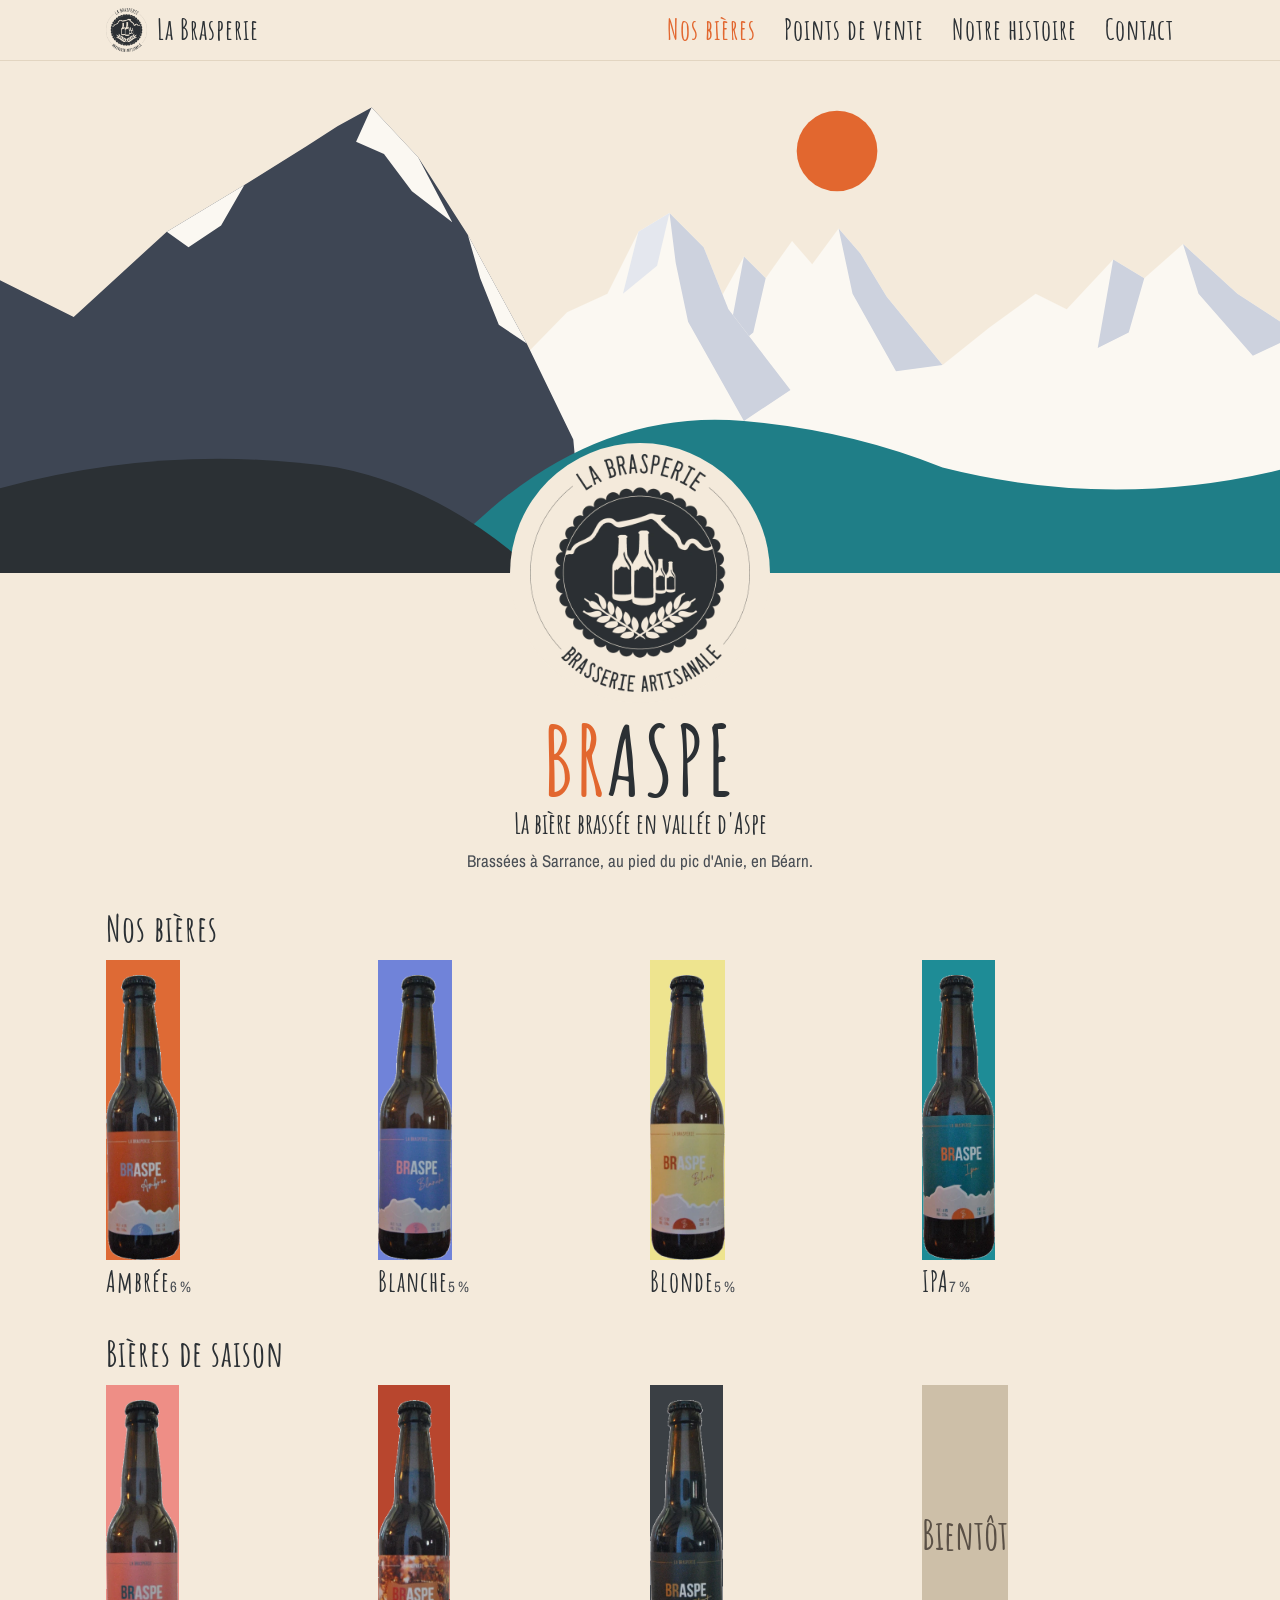
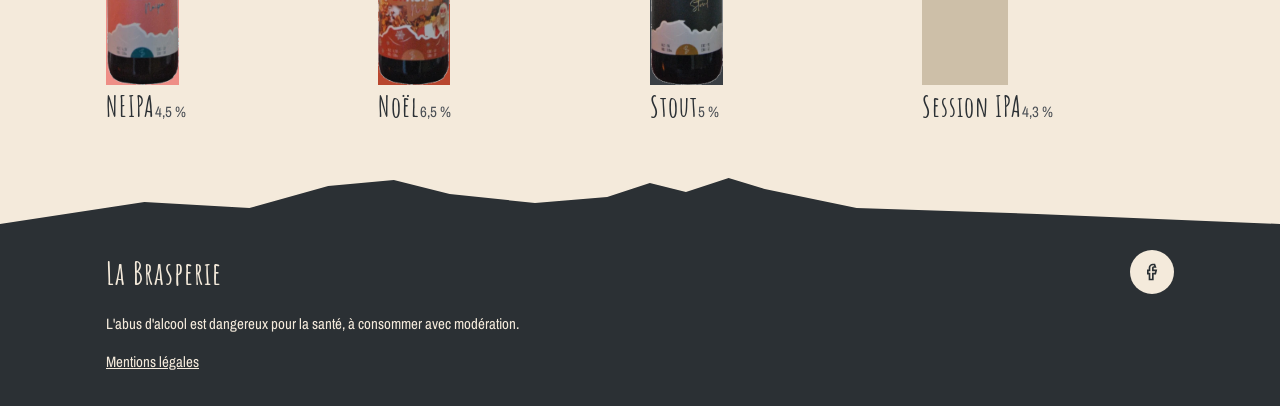
<file: index.html>
<!doctype html>
<html lang="fr">
<head>
  <meta charset="utf-8">
  <meta name="viewport" content="width=device-width, initial-scale=1">
  <title>La Brasperie – BRASPE, la bière brassée en vallée d'Aspe</title>
  <meta name="description" content="Bières artisanales brassées à Sarrance, en vallée d'Aspe : ambrée, blanche, blonde, IPA et bières de saison.">
  <!-- Référencement : adresse officielle de cette page (évite les doublons, ex. l'ancienne copie GitHub Pages) -->
  <link rel="canonical" href="https://www.brasperie.fr/">
  <!-- Aperçu quand le lien est partagé (Facebook, WhatsApp, SMS…) -->
  <meta property="og:type" content="website">
  <meta property="og:site_name" content="La Brasperie">
  <meta property="og:locale" content="fr_FR">
  <meta property="og:url" content="https://www.brasperie.fr/">
  <meta property="og:title" content="La Brasperie – BRASPE, la bière brassée en vallée d'Aspe">
  <meta property="og:description" content="Bières artisanales brassées à Sarrance, en vallée d'Aspe : ambrée, blanche, blonde, IPA et bières de saison.">
  <meta property="og:image" content="https://www.brasperie.fr/img/partage.jpg">
  <meta property="og:image:width" content="1200">
  <meta property="og:image:height" content="630">
  <meta property="og:image:alt" content="Logo de La Brasperie, brasserie artisanale">
  <link rel="icon" type="image/png" href="img/favicon.png">
  <link rel="preload" href="fonts/amatic-sc-latin-700-normal.woff2" as="font" type="font/woff2" crossorigin>
  <link rel="stylesheet" href="css/style.css">
</head>
<body>

<header class="site-header">
  <div class="conteneur">
    <a class="marque" href="index.html" aria-label="La Brasperie, retour à l'accueil">
      <img src="img/logo.webp" alt="" width="44" height="48">
      <span>La Brasperie</span>
    </a>
    <!-- popovertarget : ce bouton ouvre/ferme le menu, sans JavaScript -->
    <button class="burger" popovertarget="menu" aria-label="Ouvrir le menu"><svg width="26" height="20" viewBox="0 0 26 20" aria-hidden="true"><path d="M1 2h24M1 10h24M1 18h24" stroke="currentColor" stroke-width="2.5" stroke-linecap="round"/></svg></button>
    <nav id="menu" popover aria-label="Menu principal">
      <ul>
        <li><a href="index.html" aria-current="page">Nos bières</a></li>
        <li><a href="points-de-vente.html">Points de vente</a></li>
        <li><a href="histoire.html">Notre histoire</a></li>
        <li><a href="contact.html">Contact</a></li>
      </ul>
    </nav>
  </div>
</header>

<main>
<svg class="hero" viewBox="-300 0 990 330" preserveAspectRatio="xMidYMax slice" role="img" aria-label="Crête enneigée du pic d'Anie au-dessus des collines de la vallée d'Aspe">
  <rect x="-300" y="0" width="990" height="330" fill="#F4EADB"/>
  <circle cx="322" cy="58" r="26" fill="#E2672F"/>
  <path d="M196 175 L228 150 L244 158 L262 126 L276 140 L293 116 L306 131 L323 108 L337 124 L354 152 L390 196 L420 172 L450 150 L470 160 L500 128 L520 140 L545 118 L580 150 L620 176 L690 160 L690 330 L196 330Z" fill="#FBF8F2"/>
  <path d="M262 126 L276 140 L268 175 L250 190Z M323 108 L337 124 L354 152 L390 196 L360 200 L332 150Z M500 128 L520 140 L510 175 L490 185Z M545 118 L580 150 L620 176 L590 190 L555 150Z" fill="#CDD2DE"/>
  <path d="M106 205 L148 162 L174 150 L194 110 L214 98 L236 120 L252 160 L292 212 L304 330 L106 330Z" fill="#FBF8F2"/>
  <path d="M214 98 L236 120 L252 160 L292 212 L262 232 L226 168 L218 130Z" fill="#CDD2DE"/>
  <path d="M194 110 L214 98 L206 132 L184 150Z" fill="#E4E7EE"/>
  <path d="M-300 330 L-300 170 L-230 135 L-170 165 L-110 110 L-60 80 L-20 55 L0 42 L22 30 L52 62 L84 112 L122 182 L152 244 L160 330Z" fill="#3E4654"/>
  <path d="M22 30 L52 62 L74 104 L48 84 L30 60 L12 52Z M84 112 L122 182 L104 170 L92 140Z M-110 110 L-60 80 L-75 106 L-96 120Z" fill="#FBF8F2"/>
  <path d="M58 330 Q150 222 262 232 Q330 238 390 262 Q540 300 690 236 L690 330Z" fill="#1F7E87"/>
  <path d="M-300 304 Q-150 240 0 262 Q70 276 128 330 L-300 330Z" fill="#2B3034"/>
</svg>
<div class="badge-logo"><div><img src="img/logo.webp" alt="Logo La Brasperie, brasserie artisanale" width="220" height="238"></div></div>

<div class="conteneur intro">
  <h1><span class="br">BR</span>ASPE</h1>
  <p class="slogan">La bière brassée en vallée d'Aspe</p>
  <p class="muted">Brassées à Sarrance, au pied du pic d'Anie, en Béarn.</p>
</div>

<section class="conteneur section" aria-labelledby="titre-base">
  <h2 id="titre-base">Nos bières</h2>
  <div class="grille-bieres">
      <button class="biere" popovertarget="fiche-ambree" style="--c: #DE6A35;">
        <span class="biere__fond"><img src="img/bieres/ambree.webp" alt="" width="185" height="710" loading="lazy"></span>
        <span class="biere__legende">
          <span class="biere__nom">Ambrée</span>
          <span class="biere__degre">6 %<span class="visuellement-cache"> vol. Voir la fiche</span></span>
        </span>
      </button>
      <button class="biere" popovertarget="fiche-blanche" style="--c: #7083D9;">
        <span class="biere__fond"><img src="img/bieres/blanche.webp" alt="" width="185" height="710" loading="lazy"></span>
        <span class="biere__legende">
          <span class="biere__nom">Blanche</span>
          <span class="biere__degre">5 %<span class="visuellement-cache"> vol. Voir la fiche</span></span>
        </span>
      </button>
      <button class="biere" popovertarget="fiche-blonde" style="--c: #EEE48F;">
        <span class="biere__fond"><img src="img/bieres/blonde.webp" alt="" width="185" height="710" loading="lazy"></span>
        <span class="biere__legende">
          <span class="biere__nom">Blonde</span>
          <span class="biere__degre">5 %<span class="visuellement-cache"> vol. Voir la fiche</span></span>
        </span>
      </button>
      <button class="biere" popovertarget="fiche-ipa" style="--c: #1E8C96;">
        <span class="biere__fond"><img src="img/bieres/ipa.webp" alt="" width="185" height="710" loading="lazy"></span>
        <span class="biere__legende">
          <span class="biere__nom">IPA</span>
          <span class="biere__degre">7 %<span class="visuellement-cache"> vol. Voir la fiche</span></span>
        </span>
      </button>
  </div>
</section>

<section class="conteneur section" aria-labelledby="titre-saison">
  <h2 id="titre-saison">Bières de saison</h2>
  <div class="grille-bieres">
      <button class="biere" popovertarget="fiche-neipa" style="--c: #EE8E86;">
        <span class="biere__fond"><img src="img/bieres/neipa.webp" alt="" width="185" height="710" loading="lazy"></span>
        <span class="biere__legende">
          <span class="biere__nom">NEIPA</span>
          <span class="biere__degre">4,5 %<span class="visuellement-cache"> vol. Voir la fiche</span></span>
        </span>
      </button>
      <button class="biere" popovertarget="fiche-noel" style="--c: #B8462E;">
        <span class="biere__fond"><img src="img/bieres/noel.webp" alt="" width="185" height="710" loading="lazy"></span>
        <span class="biere__legende">
          <span class="biere__nom">Noël</span>
          <span class="biere__degre">6,5 %<span class="visuellement-cache"> vol. Voir la fiche</span></span>
        </span>
      </button>
      <button class="biere" popovertarget="fiche-stout" style="--c: #3A3F44;">
        <span class="biere__fond"><img src="img/bieres/stout.webp" alt="" width="185" height="710" loading="lazy"></span>
        <span class="biere__legende">
          <span class="biere__nom">Stout</span>
          <span class="biere__degre">5 %<span class="visuellement-cache"> vol. Voir la fiche</span></span>
        </span>
      </button>
      <button class="biere" popovertarget="fiche-session-ipa" style="--c: #CDBFA8;">
        <span class="biere__fond"><span class="biere__bientot">Bientôt</span></span>
        <span class="biere__legende">
          <span class="biere__nom">Session IPA</span>
          <span class="biere__degre">4,3 %<span class="visuellement-cache"> vol. Voir la fiche</span></span>
        </span>
      </button>
  </div>
</section>

<!-- Fiches des bières : chacune s'ouvre au clic sur sa bouteille (attribut popover, sans JavaScript) -->
<div class="fiche" id="fiche-ambree" popover role="dialog" aria-labelledby="titre-ambree" style="--c: #DE6A35;">
  <div class="fiche__haut">
    <svg viewBox="0 0 358 70" preserveAspectRatio="none" aria-hidden="true"><path d="M0 70 L0 50 L40 34 L70 38 L96 20 L114 14 L132 26 L158 34 L180 28 L194 16 L204 22 L218 10 L230 20 L262 38 L310 44 L358 52 L358 70Z" fill="#FBF8F2"/></svg>
    <img src="img/bieres/ambree.webp" alt="Bouteille de BRASPE Ambrée" width="185" height="710" loading="lazy">
    <button class="fiche__fermer" popovertarget="fiche-ambree" popovertargetaction="hide" aria-label="Fermer la fiche"><svg width="16" height="16" viewBox="0 0 16 16" aria-hidden="true"><path d="M2 2l12 12M14 2L2 14" stroke="#2B3034" stroke-width="2.2" stroke-linecap="round"/></svg></button>
  </div>
  <div class="fiche__corps">
    <h3 class="fiche__titre" id="titre-ambree"><span class="br">BR</span>ASPE <small>Ambrée</small></h3>
    <p class="fiche__meta">Bière de base · 6 % vol.</p>
    <p>Avec sa robe riche, cette pale ale vous séduira par ses saveurs originales de céréales toastées et de caramel.</p>
  </div>
</div>
<div class="fiche" id="fiche-blanche" popover role="dialog" aria-labelledby="titre-blanche" style="--c: #7083D9;">
  <div class="fiche__haut">
    <svg viewBox="0 0 358 70" preserveAspectRatio="none" aria-hidden="true"><path d="M0 70 L0 50 L40 34 L70 38 L96 20 L114 14 L132 26 L158 34 L180 28 L194 16 L204 22 L218 10 L230 20 L262 38 L310 44 L358 52 L358 70Z" fill="#FBF8F2"/></svg>
    <img src="img/bieres/blanche.webp" alt="Bouteille de BRASPE Blanche" width="185" height="710" loading="lazy">
    <button class="fiche__fermer" popovertarget="fiche-blanche" popovertargetaction="hide" aria-label="Fermer la fiche"><svg width="16" height="16" viewBox="0 0 16 16" aria-hidden="true"><path d="M2 2l12 12M14 2L2 14" stroke="#2B3034" stroke-width="2.2" stroke-linecap="round"/></svg></button>
  </div>
  <div class="fiche__corps">
    <h3 class="fiche__titre" id="titre-blanche"><span class="br">BR</span>ASPE <small>Blanche</small></h3>
    <p class="fiche__meta">Bière de base · 5 % vol.</p>
    <p>Cette bière au blé allie légèreté et finesse. Elle est rafraîchissante, avec des accents floraux et fruités.</p>
  </div>
</div>
<div class="fiche" id="fiche-blonde" popover role="dialog" aria-labelledby="titre-blonde" style="--c: #EEE48F;">
  <div class="fiche__haut">
    <svg viewBox="0 0 358 70" preserveAspectRatio="none" aria-hidden="true"><path d="M0 70 L0 50 L40 34 L70 38 L96 20 L114 14 L132 26 L158 34 L180 28 L194 16 L204 22 L218 10 L230 20 L262 38 L310 44 L358 52 L358 70Z" fill="#FBF8F2"/></svg>
    <img src="img/bieres/blonde.webp" alt="Bouteille de BRASPE Blonde" width="185" height="710" loading="lazy">
    <button class="fiche__fermer" popovertarget="fiche-blonde" popovertargetaction="hide" aria-label="Fermer la fiche"><svg width="16" height="16" viewBox="0 0 16 16" aria-hidden="true"><path d="M2 2l12 12M14 2L2 14" stroke="#2B3034" stroke-width="2.2" stroke-linecap="round"/></svg></button>
  </div>
  <div class="fiche__corps">
    <h3 class="fiche__titre" id="titre-blonde"><span class="br">BR</span>ASPE <small>Blonde</small></h3>
    <p class="fiche__meta">Bière de base · 5 % vol.</p>
    <p>Cette bière blonde, sèche et sans rondeur, se boit très fraîche. La deuxième fermentation est faite au miel.</p>
  </div>
</div>
<div class="fiche" id="fiche-ipa" popover role="dialog" aria-labelledby="titre-ipa" style="--c: #1E8C96;">
  <div class="fiche__haut">
    <svg viewBox="0 0 358 70" preserveAspectRatio="none" aria-hidden="true"><path d="M0 70 L0 50 L40 34 L70 38 L96 20 L114 14 L132 26 L158 34 L180 28 L194 16 L204 22 L218 10 L230 20 L262 38 L310 44 L358 52 L358 70Z" fill="#FBF8F2"/></svg>
    <img src="img/bieres/ipa.webp" alt="Bouteille de BRASPE IPA" width="185" height="710" loading="lazy">
    <button class="fiche__fermer" popovertarget="fiche-ipa" popovertargetaction="hide" aria-label="Fermer la fiche"><svg width="16" height="16" viewBox="0 0 16 16" aria-hidden="true"><path d="M2 2l12 12M14 2L2 14" stroke="#2B3034" stroke-width="2.2" stroke-linecap="round"/></svg></button>
  </div>
  <div class="fiche__corps">
    <h3 class="fiche__titre" id="titre-ipa"><span class="br">BR</span>ASPE <small>IPA</small></h3>
    <p class="fiche__meta">Bière de base · 7 % vol.</p>
    <p>Une Indian Pale Ale dans sa plus pure tradition. Avec sa robe ambrée, son amertume et ses arômes particulièrement intenses.</p>
  </div>
</div>
<div class="fiche" id="fiche-neipa" popover role="dialog" aria-labelledby="titre-neipa" style="--c: #EE8E86;">
  <div class="fiche__haut">
    <svg viewBox="0 0 358 70" preserveAspectRatio="none" aria-hidden="true"><path d="M0 70 L0 50 L40 34 L70 38 L96 20 L114 14 L132 26 L158 34 L180 28 L194 16 L204 22 L218 10 L230 20 L262 38 L310 44 L358 52 L358 70Z" fill="#FBF8F2"/></svg>
    <img src="img/bieres/neipa.webp" alt="Bouteille de BRASPE NEIPA" width="185" height="710" loading="lazy">
    <button class="fiche__fermer" popovertarget="fiche-neipa" popovertargetaction="hide" aria-label="Fermer la fiche"><svg width="16" height="16" viewBox="0 0 16 16" aria-hidden="true"><path d="M2 2l12 12M14 2L2 14" stroke="#2B3034" stroke-width="2.2" stroke-linecap="round"/></svg></button>
  </div>
  <div class="fiche__corps">
    <h3 class="fiche__titre" id="titre-neipa"><span class="br">BR</span>ASPE <small>NEIPA</small></h3>
    <p class="fiche__meta">Bière de saison · 4,5 % vol.</p>
    <p>Une bière d'une grande buvabilité. Légère, généreuse en bouche, avec un nez très houblonné.</p>
  </div>
</div>
<div class="fiche" id="fiche-noel" popover role="dialog" aria-labelledby="titre-noel" style="--c: #B8462E;">
  <div class="fiche__haut">
    <svg viewBox="0 0 358 70" preserveAspectRatio="none" aria-hidden="true"><path d="M0 70 L0 50 L40 34 L70 38 L96 20 L114 14 L132 26 L158 34 L180 28 L194 16 L204 22 L218 10 L230 20 L262 38 L310 44 L358 52 L358 70Z" fill="#FBF8F2"/></svg>
    <img src="img/bieres/noel.webp" alt="Bouteille de BRASPE Noël" width="185" height="710" loading="lazy">
    <button class="fiche__fermer" popovertarget="fiche-noel" popovertargetaction="hide" aria-label="Fermer la fiche"><svg width="16" height="16" viewBox="0 0 16 16" aria-hidden="true"><path d="M2 2l12 12M14 2L2 14" stroke="#2B3034" stroke-width="2.2" stroke-linecap="round"/></svg></button>
  </div>
  <div class="fiche__corps">
    <h3 class="fiche__titre" id="titre-noel"><span class="br">BR</span>ASPE <small>Noël</small></h3>
    <p class="fiche__meta">Bière de saison · 6,5 % vol.</p>
    <p>Bière de Noël à la robe ambrée et aux arômes d'épices prononcés. Cette pale ale vous accompagnera pendant les rudes soirées d'hiver.</p>
  </div>
</div>
<div class="fiche" id="fiche-stout" popover role="dialog" aria-labelledby="titre-stout" style="--c: #3A3F44;">
  <div class="fiche__haut">
    <svg viewBox="0 0 358 70" preserveAspectRatio="none" aria-hidden="true"><path d="M0 70 L0 50 L40 34 L70 38 L96 20 L114 14 L132 26 L158 34 L180 28 L194 16 L204 22 L218 10 L230 20 L262 38 L310 44 L358 52 L358 70Z" fill="#FBF8F2"/></svg>
    <img src="img/bieres/stout.webp" alt="Bouteille de BRASPE Stout" width="185" height="710" loading="lazy">
    <button class="fiche__fermer" popovertarget="fiche-stout" popovertargetaction="hide" aria-label="Fermer la fiche"><svg width="16" height="16" viewBox="0 0 16 16" aria-hidden="true"><path d="M2 2l12 12M14 2L2 14" stroke="#2B3034" stroke-width="2.2" stroke-linecap="round"/></svg></button>
  </div>
  <div class="fiche__corps">
    <h3 class="fiche__titre" id="titre-stout"><span class="br">BR</span>ASPE <small>Stout</small></h3>
    <p class="fiche__meta">Bière de saison · 5 % vol.</p>
    <p>Cette irish stout, à la robe sombre et aux arômes de café, nous transporte directement dans les plus beaux comptoirs d'Irlande.</p>
  </div>
</div>
<div class="fiche" id="fiche-session-ipa" popover role="dialog" aria-labelledby="titre-session-ipa" style="--c: #CDBFA8;">
  <div class="fiche__haut">
    <svg viewBox="0 0 358 70" preserveAspectRatio="none" aria-hidden="true"><path d="M0 70 L0 50 L40 34 L70 38 L96 20 L114 14 L132 26 L158 34 L180 28 L194 16 L204 22 L218 10 L230 20 L262 38 L310 44 L358 52 L358 70Z" fill="#FBF8F2"/></svg>
    
    <button class="fiche__fermer" popovertarget="fiche-session-ipa" popovertargetaction="hide" aria-label="Fermer la fiche"><svg width="16" height="16" viewBox="0 0 16 16" aria-hidden="true"><path d="M2 2l12 12M14 2L2 14" stroke="#2B3034" stroke-width="2.2" stroke-linecap="round"/></svg></button>
  </div>
  <div class="fiche__corps">
    <h3 class="fiche__titre" id="titre-session-ipa"><span class="br">BR</span>ASPE <small>Session IPA</small></h3>
    <p class="fiche__meta">Bière de saison · 4,3 % vol.</p>
    <p>Cette bière au seigle allie robustesse et amertume, avec un arôme de céréales prononcé. Se boit très fraîche.</p>
  </div>
</div>
</main>

<footer class="site-footer">
  <svg viewBox="0 0 390 56" preserveAspectRatio="none" aria-hidden="true"><path d="M0 56 L0 52 L44 30 L76 36 L100 14 L120 8 L137 22 L163 31 L185 25 L198 11 L209 20 L222 6 L233 17 L261 36 L316 42 L390 52 L390 56Z" fill="#2B3034"/></svg>
  <div class="bas">
    <div class="conteneur">
      <div class="ligne">
        <span class="nom">La Brasperie</span>
        <div class="reseaux">
          <a href="https://www.facebook.com/profile.php?id=100088241411359" aria-label="La Brasperie sur Facebook" rel="noopener" target="_blank"><svg width="20" height="20" viewBox="0 0 24 24" fill="none" stroke="#2B3034" stroke-width="2" aria-hidden="true"><path d="M15 3h-2a4 4 0 0 0-4 4v3H7v4h2v7h4v-7h3l1-4h-4V7a1 1 0 0 1 1-1h2Z"/></svg></a>
          <!-- Instagram : décommenter et mettre le lien quand le compte existera
          <a href="https://www.instagram.com/COMPTE/" aria-label="La Brasperie sur Instagram" rel="noopener" target="_blank"><svg width="20" height="20" viewBox="0 0 24 24" fill="none" stroke="#2B3034" stroke-width="2" aria-hidden="true"><rect x="3" y="3" width="18" height="18" rx="5"/><circle cx="12" cy="12" r="4"/><circle cx="17.5" cy="6.5" r="1" fill="#2B3034"/></svg></a>
          -->
        </div>
      </div>
      <p>L'abus d'alcool est dangereux pour la santé, à consommer avec modération.</p>
      <p><a href="mentions-legales.html">Mentions légales</a></p>
    </div>
  </div>
</footer>

</body>
</html>
</file>
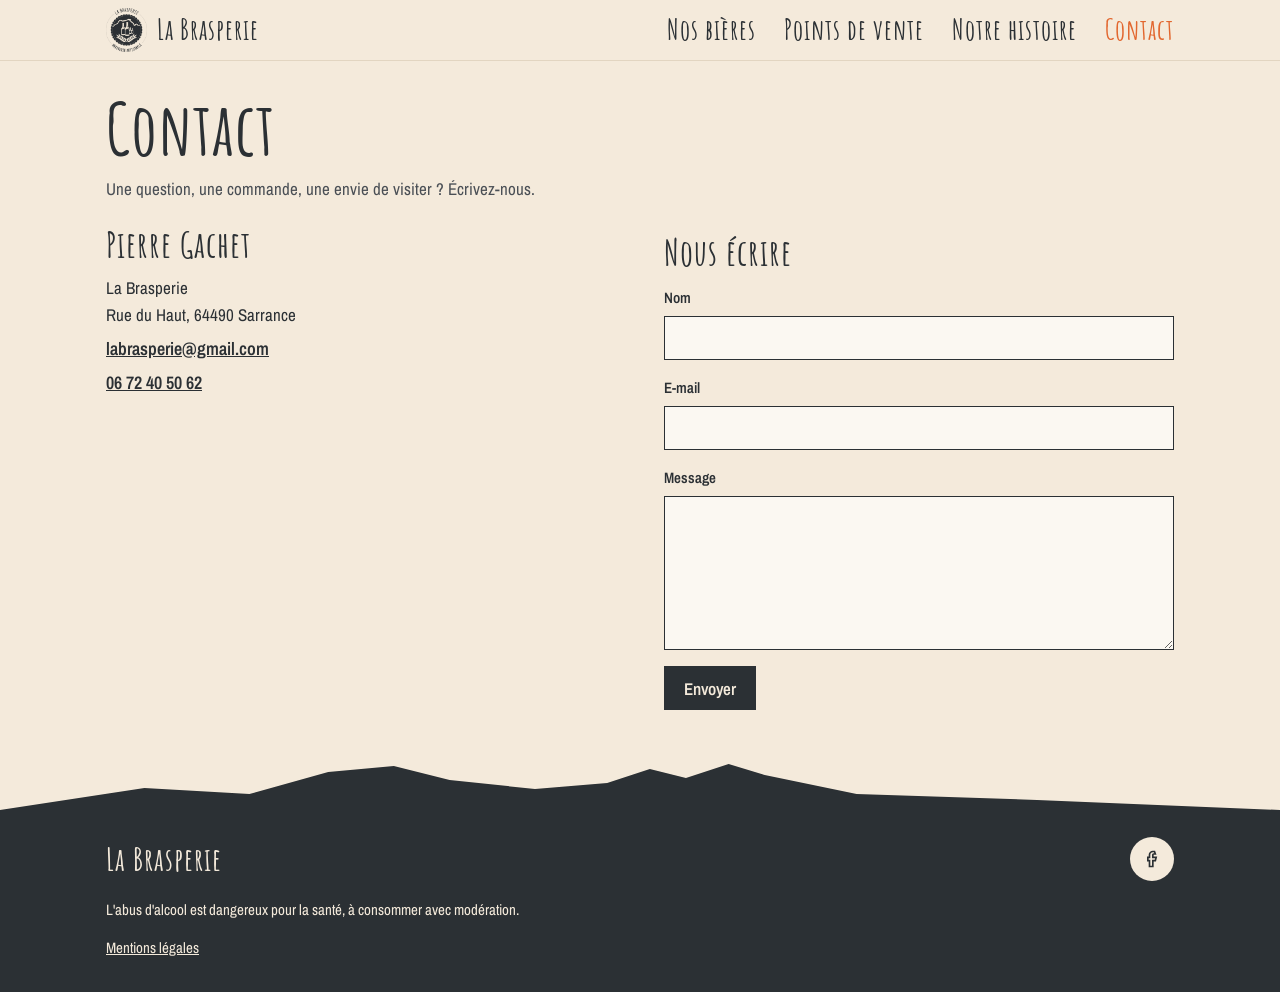
<file: contact.html>
<!doctype html>
<html lang="fr">
<head>
  <meta charset="utf-8">
  <meta name="viewport" content="width=device-width, initial-scale=1">
  <title>Contact – La Brasperie</title>
  <meta name="description" content="Contacter La Brasperie, brasserie artisanale à Sarrance (vallée d'Aspe) : e-mail, téléphone, formulaire.">
  <!-- Référencement : adresse officielle de cette page (évite les doublons, ex. l'ancienne copie GitHub Pages) -->
  <link rel="canonical" href="https://www.brasperie.fr/contact">
  <!-- Aperçu quand le lien est partagé (Facebook, WhatsApp, SMS…) -->
  <meta property="og:type" content="website">
  <meta property="og:site_name" content="La Brasperie">
  <meta property="og:locale" content="fr_FR">
  <meta property="og:url" content="https://www.brasperie.fr/contact">
  <meta property="og:title" content="Contact – La Brasperie">
  <meta property="og:description" content="Contacter La Brasperie, brasserie artisanale à Sarrance (vallée d'Aspe) : e-mail, téléphone, formulaire.">
  <meta property="og:image" content="https://www.brasperie.fr/img/partage.jpg">
  <meta property="og:image:width" content="1200">
  <meta property="og:image:height" content="630">
  <meta property="og:image:alt" content="Logo de La Brasperie, brasserie artisanale">
  <link rel="icon" type="image/png" href="img/favicon.png">
  <link rel="preload" href="fonts/amatic-sc-latin-700-normal.woff2" as="font" type="font/woff2" crossorigin>
  <link rel="stylesheet" href="css/style.css">
</head>
<body>

<header class="site-header">
  <div class="conteneur">
    <a class="marque" href="index.html" aria-label="La Brasperie, retour à l'accueil">
      <img src="img/logo.webp" alt="" width="44" height="48">
      <span>La Brasperie</span>
    </a>
    <!-- popovertarget : ce bouton ouvre/ferme le menu, sans JavaScript -->
    <button class="burger" popovertarget="menu" aria-label="Ouvrir le menu"><svg width="26" height="20" viewBox="0 0 26 20" aria-hidden="true"><path d="M1 2h24M1 10h24M1 18h24" stroke="currentColor" stroke-width="2.5" stroke-linecap="round"/></svg></button>
    <nav id="menu" popover aria-label="Menu principal">
      <ul>
        <li><a href="index.html">Nos bières</a></li>
        <li><a href="points-de-vente.html">Points de vente</a></li>
        <li><a href="histoire.html">Notre histoire</a></li>
        <li><a href="contact.html" aria-current="page">Contact</a></li>
      </ul>
    </nav>
  </div>
</header>

<main>
<div class="conteneur">
  <div class="entete-page">
    <h1>Contact</h1>
    <p class="muted">Une question, une commande, une envie de visiter ? Écrivez-nous.</p>
  </div>

  <div class="deux-colonnes">
    <address class="coordonnees">
      <h2>Pierre Gachet</h2>
      <span>La Brasperie<br>Rue du Haut, 64490 Sarrance</span>
      <a href="mailto:labrasperie@gmail.com">labrasperie@gmail.com</a>
      <a href="tel:+33672405062">06 72 40 50 62</a>
    </address>

    <!-- Formulaire envoyé par Formspree (gratuit, sans serveur) :
         créer un compte sur formspree.io avec l'adresse de la brasserie,
         créer un formulaire, puis remplacer VOTRE_ID ci-dessous. -->
    <form class="formulaire" action="https://formspree.io/f/myeegool" method="POST">
      <h2>Nous écrire</h2>
      <label>Nom <input type="text" name="nom" autocomplete="name" required></label>
      <label>E-mail <input type="email" name="email" autocomplete="email" required></label>
      <label>Message <textarea name="message" rows="6" required></textarea></label>
      <!-- Champ piège : invisible pour les humains, les robots le remplissent et le message est rejeté -->
      <input class="pot-de-miel" type="text" name="_gotcha" tabindex="-1" autocomplete="off" aria-hidden="true">
      <button class="bouton" type="submit">Envoyer</button>
    </form>
  </div>
</div>
</main>

<footer class="site-footer">
  <svg viewBox="0 0 390 56" preserveAspectRatio="none" aria-hidden="true"><path d="M0 56 L0 52 L44 30 L76 36 L100 14 L120 8 L137 22 L163 31 L185 25 L198 11 L209 20 L222 6 L233 17 L261 36 L316 42 L390 52 L390 56Z" fill="#2B3034"/></svg>
  <div class="bas">
    <div class="conteneur">
      <div class="ligne">
        <span class="nom">La Brasperie</span>
        <div class="reseaux">
          <a href="https://www.facebook.com/profile.php?id=100088241411359" aria-label="La Brasperie sur Facebook" rel="noopener" target="_blank"><svg width="20" height="20" viewBox="0 0 24 24" fill="none" stroke="#2B3034" stroke-width="2" aria-hidden="true"><path d="M15 3h-2a4 4 0 0 0-4 4v3H7v4h2v7h4v-7h3l1-4h-4V7a1 1 0 0 1 1-1h2Z"/></svg></a>
          <!-- Instagram : décommenter et mettre le lien quand le compte existera
          <a href="https://www.instagram.com/COMPTE/" aria-label="La Brasperie sur Instagram" rel="noopener" target="_blank"><svg width="20" height="20" viewBox="0 0 24 24" fill="none" stroke="#2B3034" stroke-width="2" aria-hidden="true"><rect x="3" y="3" width="18" height="18" rx="5"/><circle cx="12" cy="12" r="4"/><circle cx="17.5" cy="6.5" r="1" fill="#2B3034"/></svg></a>
          -->
        </div>
      </div>
      <p>L'abus d'alcool est dangereux pour la santé, à consommer avec modération.</p>
      <p><a href="mentions-legales.html">Mentions légales</a></p>
    </div>
  </div>
</footer>

</body>
</html>
</file>
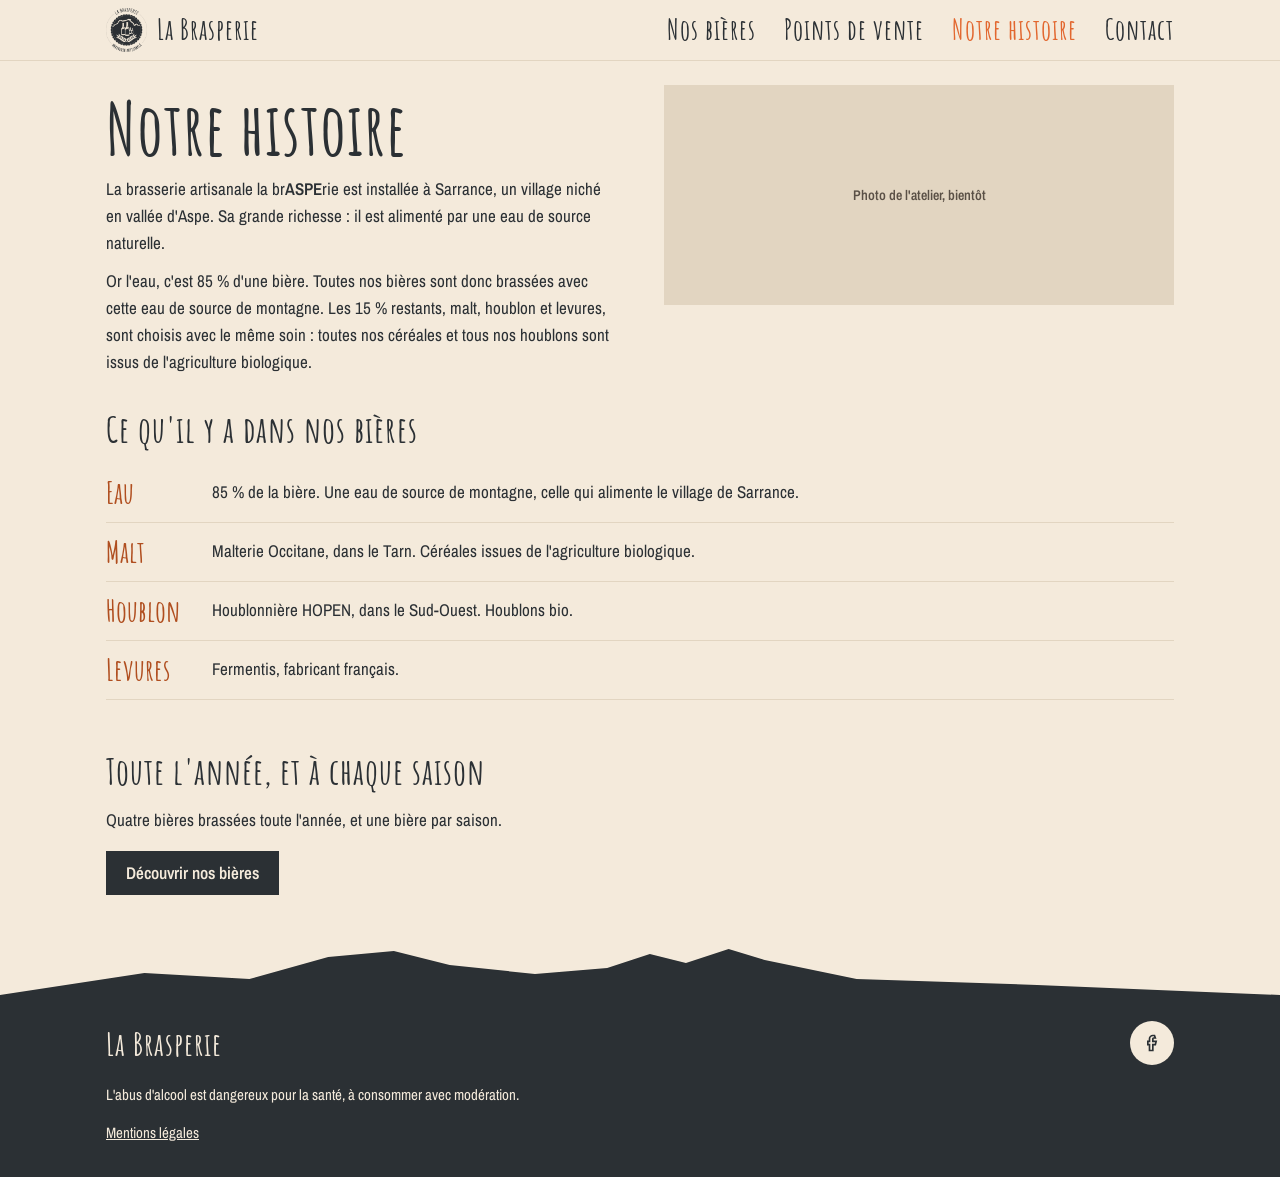
<file: histoire.html>
<!doctype html>
<html lang="fr">
<head>
  <meta charset="utf-8">
  <meta name="viewport" content="width=device-width, initial-scale=1">
  <title>Notre histoire – La Brasperie</title>
  <meta name="description" content="La Brasperie, brasserie artisanale à Sarrance : une eau de source de montagne, des céréales et des houblons bio.">
  <!-- Référencement : adresse officielle de cette page (évite les doublons, ex. l'ancienne copie GitHub Pages) -->
  <link rel="canonical" href="https://www.brasperie.fr/histoire">
  <!-- Aperçu quand le lien est partagé (Facebook, WhatsApp, SMS…) -->
  <meta property="og:type" content="website">
  <meta property="og:site_name" content="La Brasperie">
  <meta property="og:locale" content="fr_FR">
  <meta property="og:url" content="https://www.brasperie.fr/histoire">
  <meta property="og:title" content="Notre histoire – La Brasperie">
  <meta property="og:description" content="La Brasperie, brasserie artisanale à Sarrance : une eau de source de montagne, des céréales et des houblons bio.">
  <meta property="og:image" content="https://www.brasperie.fr/img/partage.jpg">
  <meta property="og:image:width" content="1200">
  <meta property="og:image:height" content="630">
  <meta property="og:image:alt" content="Logo de La Brasperie, brasserie artisanale">
  <link rel="icon" type="image/png" href="img/favicon.png">
  <link rel="preload" href="fonts/amatic-sc-latin-700-normal.woff2" as="font" type="font/woff2" crossorigin>
  <link rel="stylesheet" href="css/style.css">
</head>
<body>

<header class="site-header">
  <div class="conteneur">
    <a class="marque" href="index.html" aria-label="La Brasperie, retour à l'accueil">
      <img src="img/logo.webp" alt="" width="44" height="48">
      <span>La Brasperie</span>
    </a>
    <!-- popovertarget : ce bouton ouvre/ferme le menu, sans JavaScript -->
    <button class="burger" popovertarget="menu" aria-label="Ouvrir le menu"><svg width="26" height="20" viewBox="0 0 26 20" aria-hidden="true"><path d="M1 2h24M1 10h24M1 18h24" stroke="currentColor" stroke-width="2.5" stroke-linecap="round"/></svg></button>
    <nav id="menu" popover aria-label="Menu principal">
      <ul>
        <li><a href="index.html">Nos bières</a></li>
        <li><a href="points-de-vente.html">Points de vente</a></li>
        <li><a href="histoire.html" aria-current="page">Notre histoire</a></li>
        <li><a href="contact.html">Contact</a></li>
      </ul>
    </nav>
  </div>
</header>

<main>
<div class="conteneur">
  <div class="deux-colonnes">
    <div class="entete-page">
      <h1>Notre histoire</h1>
      <p>La brasserie artisanale la br<strong>ASPE</strong>rie est installée à Sarrance, un village niché en vallée d'Aspe. Sa grande richesse : il est alimenté par une eau de source naturelle.</p>
      <p>Or l'eau, c'est 85 % d'une bière. Toutes nos bières sont donc brassées avec cette eau de source de montagne. Les 15 % restants, malt, houblon et levures, sont choisis avec le même soin : toutes nos céréales et tous nos houblons sont issus de l'agriculture biologique.</p>
    </div>
    <!-- Remplacer par la photo de l'atelier :
         <img src="img/atelier/atelier-1.webp" alt="L'atelier de brassage à Sarrance" width="800" height="600" loading="lazy"> -->
    <div class="photo-a-venir">Photo de l'atelier, bientôt</div>
  </div>

  <section class="section" aria-labelledby="titre-ingredients">
    <h2 id="titre-ingredients">Ce qu'il y a dans nos bières</h2>
    <dl class="ingredients">
      <div><dt>Eau</dt><dd>85 % de la bière. Une eau de source de montagne, celle qui alimente le village de Sarrance.</dd></div>
      <div><dt>Malt</dt><dd>Malterie Occitane, dans le Tarn. Céréales issues de l'agriculture biologique.</dd></div>
      <div><dt>Houblon</dt><dd>Houblonnière HOPEN, dans le Sud-Ouest. Houblons bio.</dd></div>
      <div><dt>Levures</dt><dd>Fermentis, fabricant français.</dd></div>
    </dl>
  </section>

  <section class="section" aria-labelledby="titre-saisons">
    <h2 id="titre-saisons">Toute l'année, et à chaque saison</h2>
    <p>Quatre bières brassées toute l'année, et une bière par saison.</p>
    <a class="bouton" href="index.html">Découvrir nos bières</a>
  </section>
</div>
</main>

<footer class="site-footer">
  <svg viewBox="0 0 390 56" preserveAspectRatio="none" aria-hidden="true"><path d="M0 56 L0 52 L44 30 L76 36 L100 14 L120 8 L137 22 L163 31 L185 25 L198 11 L209 20 L222 6 L233 17 L261 36 L316 42 L390 52 L390 56Z" fill="#2B3034"/></svg>
  <div class="bas">
    <div class="conteneur">
      <div class="ligne">
        <span class="nom">La Brasperie</span>
        <div class="reseaux">
          <a href="https://www.facebook.com/profile.php?id=100088241411359" aria-label="La Brasperie sur Facebook" rel="noopener" target="_blank"><svg width="20" height="20" viewBox="0 0 24 24" fill="none" stroke="#2B3034" stroke-width="2" aria-hidden="true"><path d="M15 3h-2a4 4 0 0 0-4 4v3H7v4h2v7h4v-7h3l1-4h-4V7a1 1 0 0 1 1-1h2Z"/></svg></a>
          <!-- Instagram : décommenter et mettre le lien quand le compte existera
          <a href="https://www.instagram.com/COMPTE/" aria-label="La Brasperie sur Instagram" rel="noopener" target="_blank"><svg width="20" height="20" viewBox="0 0 24 24" fill="none" stroke="#2B3034" stroke-width="2" aria-hidden="true"><rect x="3" y="3" width="18" height="18" rx="5"/><circle cx="12" cy="12" r="4"/><circle cx="17.5" cy="6.5" r="1" fill="#2B3034"/></svg></a>
          -->
        </div>
      </div>
      <p>L'abus d'alcool est dangereux pour la santé, à consommer avec modération.</p>
      <p><a href="mentions-legales.html">Mentions légales</a></p>
    </div>
  </div>
</footer>

</body>
</html>
</file>
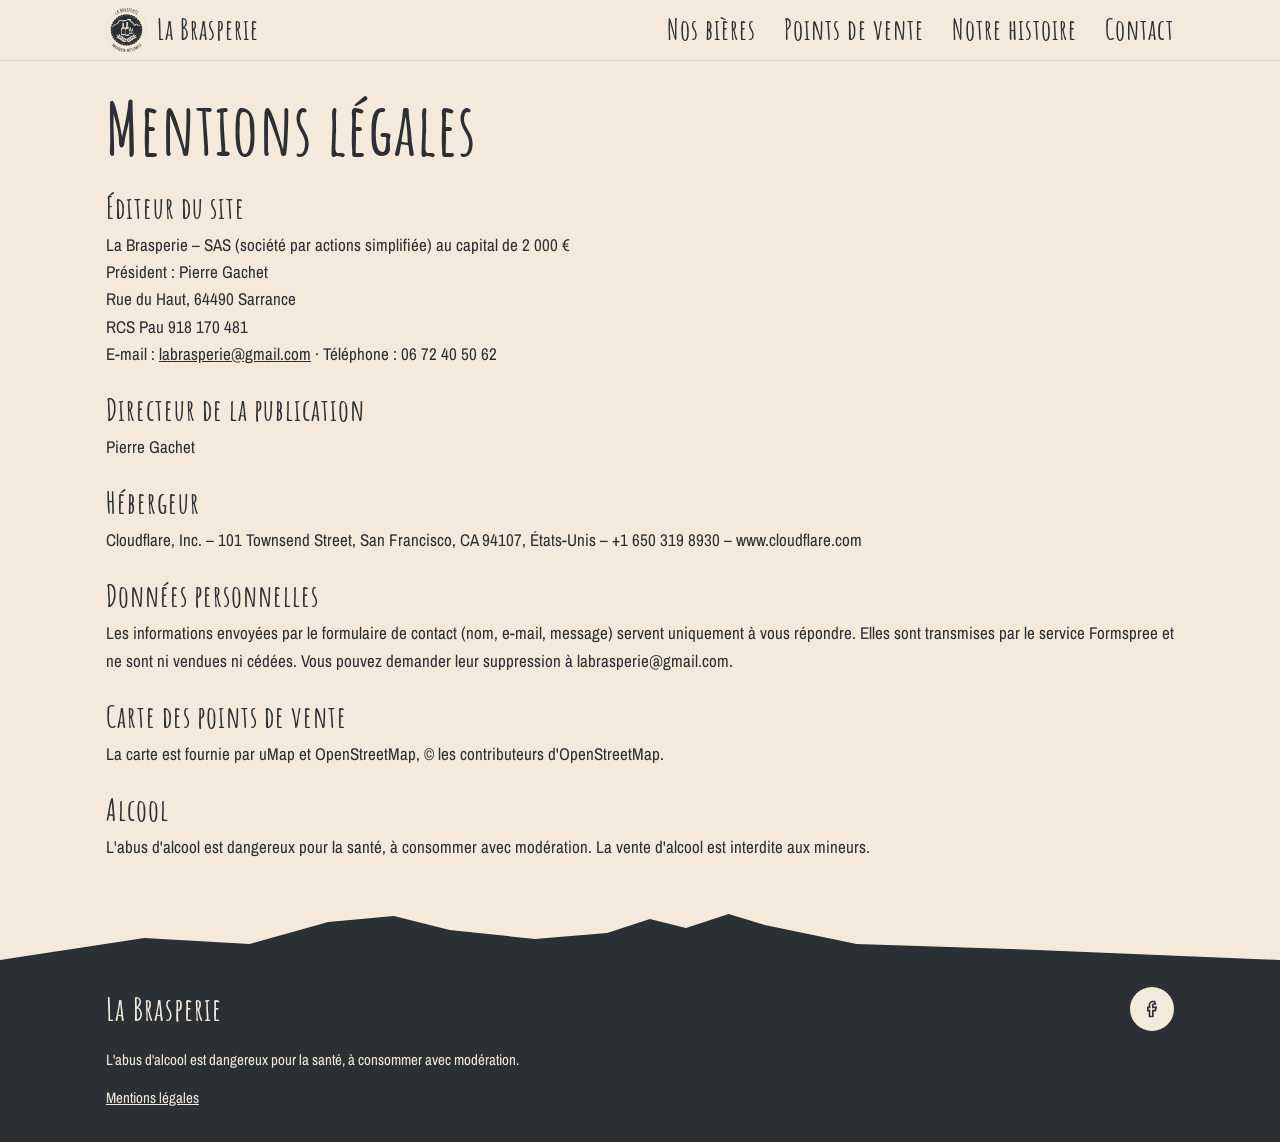
<file: mentions-legales.html>
<!doctype html>
<html lang="fr">
<head>
  <meta charset="utf-8">
  <meta name="viewport" content="width=device-width, initial-scale=1">
  <title>Mentions légales – La Brasperie</title>
  <meta name="description" content="Mentions légales du site de La Brasperie.">
  <!-- Référencement : adresse officielle de cette page (évite les doublons, ex. l'ancienne copie GitHub Pages) -->
  <link rel="canonical" href="https://www.brasperie.fr/mentions-legales">
  <!-- Aperçu quand le lien est partagé (Facebook, WhatsApp, SMS…) -->
  <meta property="og:type" content="website">
  <meta property="og:site_name" content="La Brasperie">
  <meta property="og:locale" content="fr_FR">
  <meta property="og:url" content="https://www.brasperie.fr/mentions-legales">
  <meta property="og:title" content="Mentions légales – La Brasperie">
  <meta property="og:description" content="Mentions légales du site de La Brasperie.">
  <meta property="og:image" content="https://www.brasperie.fr/img/partage.jpg">
  <meta property="og:image:width" content="1200">
  <meta property="og:image:height" content="630">
  <meta property="og:image:alt" content="Logo de La Brasperie, brasserie artisanale">
  <link rel="icon" type="image/png" href="img/favicon.png">
  <link rel="preload" href="fonts/amatic-sc-latin-700-normal.woff2" as="font" type="font/woff2" crossorigin>
  <link rel="stylesheet" href="css/style.css">
</head>
<body>

<header class="site-header">
  <div class="conteneur">
    <a class="marque" href="index.html" aria-label="La Brasperie, retour à l'accueil">
      <img src="img/logo.webp" alt="" width="44" height="48">
      <span>La Brasperie</span>
    </a>
    <!-- popovertarget : ce bouton ouvre/ferme le menu, sans JavaScript -->
    <button class="burger" popovertarget="menu" aria-label="Ouvrir le menu"><svg width="26" height="20" viewBox="0 0 26 20" aria-hidden="true"><path d="M1 2h24M1 10h24M1 18h24" stroke="currentColor" stroke-width="2.5" stroke-linecap="round"/></svg></button>
    <nav id="menu" popover aria-label="Menu principal">
      <ul>
        <li><a href="index.html">Nos bières</a></li>
        <li><a href="points-de-vente.html">Points de vente</a></li>
        <li><a href="histoire.html">Notre histoire</a></li>
        <li><a href="contact.html">Contact</a></li>
      </ul>
    </nav>
  </div>
</header>

<main>
<div class="conteneur texte-legal">
  <div class="entete-page"><h1>Mentions légales</h1></div>

  <h2>Éditeur du site</h2>
  <p>La Brasperie – SAS (société par actions simplifiée) au capital de 2 000 €<br>
  Président : Pierre Gachet<br>
  Rue du Haut, 64490 Sarrance<br>
  RCS Pau 918 170 481<br>
  E-mail : <a href="mailto:labrasperie@gmail.com">labrasperie@gmail.com</a> · Téléphone : 06 72 40 50 62</p>

  <h2>Directeur de la publication</h2>
  <p>Pierre Gachet</p>

  <h2>Hébergeur</h2>
  <p>Cloudflare, Inc. – 101 Townsend Street, San Francisco, CA 94107, États-Unis – +1 650 319 8930 – www.cloudflare.com</p>

  <h2>Données personnelles</h2>
  <p>Les informations envoyées par le formulaire de contact (nom, e-mail, message) servent uniquement à vous répondre. Elles sont transmises par le service Formspree et ne sont ni vendues ni cédées. Vous pouvez demander leur suppression à labrasperie@gmail.com.</p>

  <h2>Carte des points de vente</h2>
  <p>La carte est fournie par uMap et OpenStreetMap, © les contributeurs d'OpenStreetMap.</p>

  <h2>Alcool</h2>
  <p>L'abus d'alcool est dangereux pour la santé, à consommer avec modération. La vente d'alcool est interdite aux mineurs.</p>
</div>
</main>

<footer class="site-footer">
  <svg viewBox="0 0 390 56" preserveAspectRatio="none" aria-hidden="true"><path d="M0 56 L0 52 L44 30 L76 36 L100 14 L120 8 L137 22 L163 31 L185 25 L198 11 L209 20 L222 6 L233 17 L261 36 L316 42 L390 52 L390 56Z" fill="#2B3034"/></svg>
  <div class="bas">
    <div class="conteneur">
      <div class="ligne">
        <span class="nom">La Brasperie</span>
        <div class="reseaux">
          <a href="https://www.facebook.com/profile.php?id=100088241411359" aria-label="La Brasperie sur Facebook" rel="noopener" target="_blank"><svg width="20" height="20" viewBox="0 0 24 24" fill="none" stroke="#2B3034" stroke-width="2" aria-hidden="true"><path d="M15 3h-2a4 4 0 0 0-4 4v3H7v4h2v7h4v-7h3l1-4h-4V7a1 1 0 0 1 1-1h2Z"/></svg></a>
          <!-- Instagram : décommenter et mettre le lien quand le compte existera
          <a href="https://www.instagram.com/COMPTE/" aria-label="La Brasperie sur Instagram" rel="noopener" target="_blank"><svg width="20" height="20" viewBox="0 0 24 24" fill="none" stroke="#2B3034" stroke-width="2" aria-hidden="true"><rect x="3" y="3" width="18" height="18" rx="5"/><circle cx="12" cy="12" r="4"/><circle cx="17.5" cy="6.5" r="1" fill="#2B3034"/></svg></a>
          -->
        </div>
      </div>
      <p>L'abus d'alcool est dangereux pour la santé, à consommer avec modération.</p>
      <p><a href="mentions-legales.html">Mentions légales</a></p>
    </div>
  </div>
</footer>

</body>
</html>
</file>
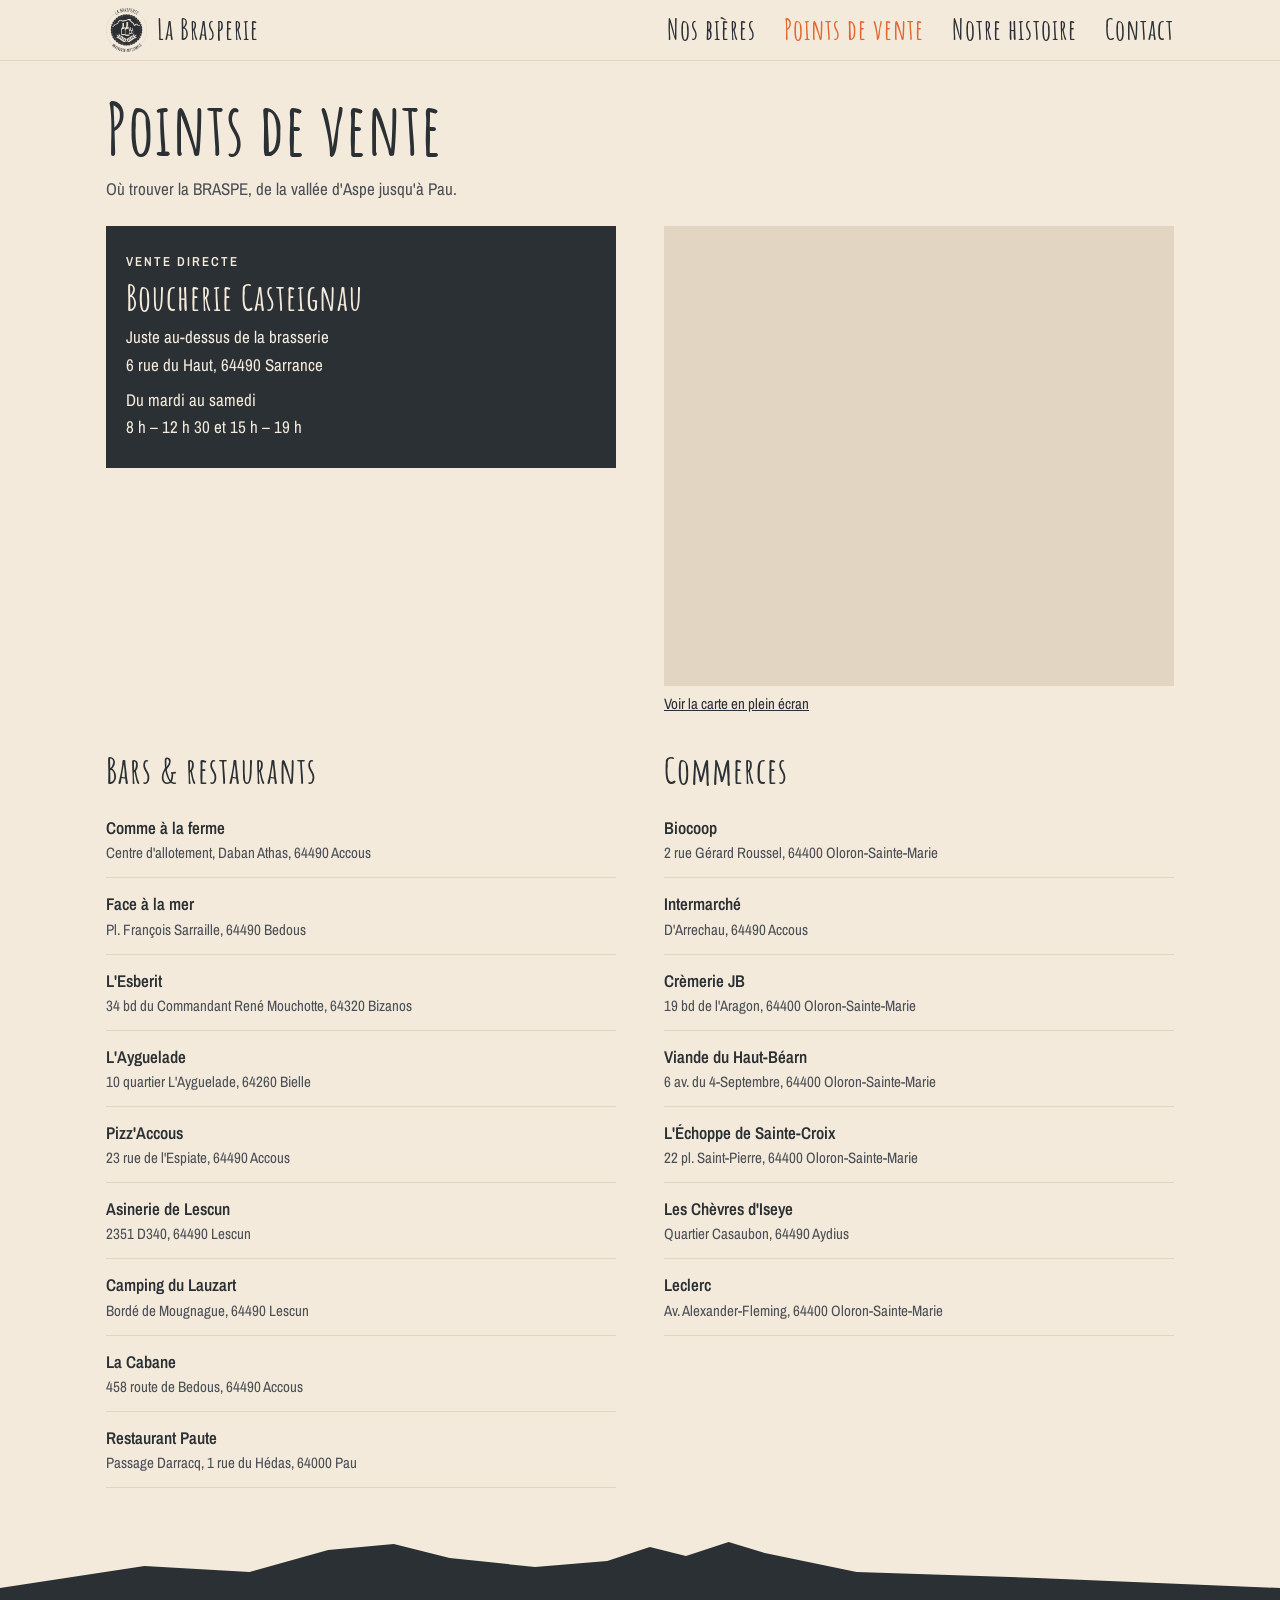
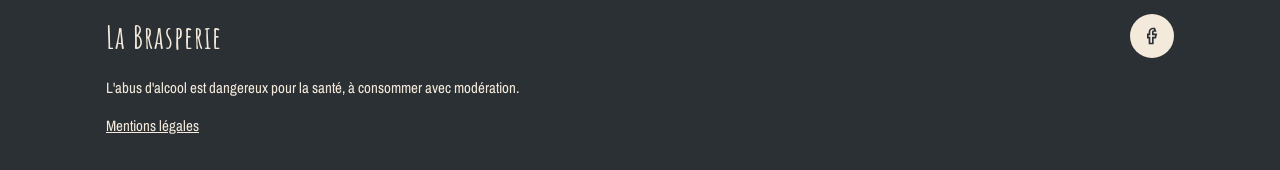
<file: points-de-vente.html>
<!doctype html>
<html lang="fr">
<head>
  <meta charset="utf-8">
  <meta name="viewport" content="width=device-width, initial-scale=1">
  <title>Points de vente – La Brasperie</title>
  <meta name="description" content="Où acheter la BRASPE : vente directe à Sarrance, bars, restaurants et commerces de la vallée d'Aspe, d'Oloron et de Pau.">
  <!-- Référencement : adresse officielle de cette page (évite les doublons, ex. l'ancienne copie GitHub Pages) -->
  <link rel="canonical" href="https://www.brasperie.fr/points-de-vente">
  <!-- Aperçu quand le lien est partagé (Facebook, WhatsApp, SMS…) -->
  <meta property="og:type" content="website">
  <meta property="og:site_name" content="La Brasperie">
  <meta property="og:locale" content="fr_FR">
  <meta property="og:url" content="https://www.brasperie.fr/points-de-vente">
  <meta property="og:title" content="Points de vente – La Brasperie">
  <meta property="og:description" content="Où acheter la BRASPE : vente directe à Sarrance, bars, restaurants et commerces de la vallée d'Aspe, d'Oloron et de Pau.">
  <meta property="og:image" content="https://www.brasperie.fr/img/partage.jpg">
  <meta property="og:image:width" content="1200">
  <meta property="og:image:height" content="630">
  <meta property="og:image:alt" content="Logo de La Brasperie, brasserie artisanale">
  <link rel="icon" type="image/png" href="img/favicon.png">
  <link rel="preload" href="fonts/amatic-sc-latin-700-normal.woff2" as="font" type="font/woff2" crossorigin>
  <link rel="stylesheet" href="css/style.css">
</head>
<body>

<header class="site-header">
  <div class="conteneur">
    <a class="marque" href="index.html" aria-label="La Brasperie, retour à l'accueil">
      <img src="img/logo.webp" alt="" width="44" height="48">
      <span>La Brasperie</span>
    </a>
    <!-- popovertarget : ce bouton ouvre/ferme le menu, sans JavaScript -->
    <button class="burger" popovertarget="menu" aria-label="Ouvrir le menu"><svg width="26" height="20" viewBox="0 0 26 20" aria-hidden="true"><path d="M1 2h24M1 10h24M1 18h24" stroke="currentColor" stroke-width="2.5" stroke-linecap="round"/></svg></button>
    <nav id="menu" popover aria-label="Menu principal">
      <ul>
        <li><a href="index.html">Nos bières</a></li>
        <li><a href="points-de-vente.html" aria-current="page">Points de vente</a></li>
        <li><a href="histoire.html">Notre histoire</a></li>
        <li><a href="contact.html">Contact</a></li>
      </ul>
    </nav>
  </div>
</header>

<main>
<div class="conteneur">
  <div class="entete-page">
    <h1>Points de vente</h1>
    <p class="muted">Où trouver la BRASPE, de la vallée d'Aspe jusqu'à Pau.</p>
  </div>

  <div class="deux-colonnes">
    <div>
      <div class="encart">
        <span class="etiquette">Vente directe</span>
        <h2>Boucherie Casteignau</h2>
        <p>Juste au-dessus de la brasserie<br>6 rue du Haut, 64490 Sarrance</p>
        <p>Du mardi au samedi<br>8 h – 12 h 30 et 15 h – 19 h</p>
      </div>
    </div>
    <div class="carte">
      <iframe src="https://umap.openstreetmap.fr/fr/map/points-de-vente-braspe_1475550?scaleControl=false&amp;miniMapControl=false&amp;scrollWheelZoom=false&amp;zoomControl=true&amp;editMode=disabled&amp;moreControl=true&amp;searchControl=null&amp;tilelayersControl=null&amp;embedControl=null&amp;datalayersControl=true&amp;onLoadPanel=none&amp;captionBar=false&amp;captionMenus=true" title="Carte des points de vente de la BRASPE" loading="lazy" allowfullscreen></iframe>
      <p><a href="https://umap.openstreetmap.fr/fr/map/points-de-vente-braspe_1475550?scaleControl=false&amp;miniMapControl=false&amp;scrollWheelZoom=true&amp;zoomControl=true&amp;editMode=disabled&amp;moreControl=true&amp;searchControl=null&amp;tilelayersControl=null&amp;embedControl=null&amp;datalayersControl=true&amp;onLoadPanel=none&amp;captionBar=false&amp;captionMenus=true" target="_blank" rel="noopener">Voir la carte en plein écran</a></p>
    </div>
  </div>

  <div class="deux-colonnes">
    <section class="section" aria-labelledby="titre-bars">
      <h2 id="titre-bars">Bars &amp; restaurants</h2>
      <ul class="liste">
      <li><strong>Comme à la ferme</strong><span>Centre d'allotement, Daban Athas, 64490 Accous</span></li>
      <li><strong>Face à la mer</strong><span>Pl. François Sarraille, 64490 Bedous</span></li>
      <li><strong>L'Esberit</strong><span>34 bd du Commandant René Mouchotte, 64320 Bizanos</span></li>
      <li><strong>L'Ayguelade</strong><span>10 quartier L'Ayguelade, 64260 Bielle</span></li>
      <li><strong>Pizz'Accous</strong><span>23 rue de l'Espiate, 64490 Accous</span></li>
      <li><strong>Asinerie de Lescun</strong><span>2351 D340, 64490 Lescun</span></li>
      <li><strong>Camping du Lauzart</strong><span>Bordé de Mougnague, 64490 Lescun</span></li>
      <li><strong>La Cabane</strong><span>458 route de Bedous, 64490 Accous</span></li>
      <li><strong>Restaurant Paute</strong><span>Passage Darracq, 1 rue du Hédas, 64000 Pau</span></li>
      </ul>
    </section>
    <section class="section" aria-labelledby="titre-commerces">
      <h2 id="titre-commerces">Commerces</h2>
      <ul class="liste">
      <li><strong>Biocoop</strong><span>2 rue Gérard Roussel, 64400 Oloron-Sainte-Marie</span></li>
      <li><strong>Intermarché</strong><span>D'Arrechau, 64490 Accous</span></li>
      <li><strong>Crèmerie JB</strong><span>19 bd de l'Aragon, 64400 Oloron-Sainte-Marie</span></li>
      <li><strong>Viande du Haut-Béarn</strong><span>6 av. du 4-Septembre, 64400 Oloron-Sainte-Marie</span></li>
      <li><strong>L'Échoppe de Sainte-Croix</strong><span>22 pl. Saint-Pierre, 64400 Oloron-Sainte-Marie</span></li>
      <li><strong>Les Chèvres d'Iseye</strong><span>Quartier Casaubon, 64490 Aydius</span></li>
      <li><strong>Leclerc</strong><span>Av. Alexander-Fleming, 64400 Oloron-Sainte-Marie</span></li>
      </ul>
    </section>
  </div>
</div>
</main>

<footer class="site-footer">
  <svg viewBox="0 0 390 56" preserveAspectRatio="none" aria-hidden="true"><path d="M0 56 L0 52 L44 30 L76 36 L100 14 L120 8 L137 22 L163 31 L185 25 L198 11 L209 20 L222 6 L233 17 L261 36 L316 42 L390 52 L390 56Z" fill="#2B3034"/></svg>
  <div class="bas">
    <div class="conteneur">
      <div class="ligne">
        <span class="nom">La Brasperie</span>
        <div class="reseaux">
          <a href="https://www.facebook.com/profile.php?id=100088241411359" aria-label="La Brasperie sur Facebook" rel="noopener" target="_blank"><svg width="20" height="20" viewBox="0 0 24 24" fill="none" stroke="#2B3034" stroke-width="2" aria-hidden="true"><path d="M15 3h-2a4 4 0 0 0-4 4v3H7v4h2v7h4v-7h3l1-4h-4V7a1 1 0 0 1 1-1h2Z"/></svg></a>
          <!-- Instagram : décommenter et mettre le lien quand le compte existera
          <a href="https://www.instagram.com/COMPTE/" aria-label="La Brasperie sur Instagram" rel="noopener" target="_blank"><svg width="20" height="20" viewBox="0 0 24 24" fill="none" stroke="#2B3034" stroke-width="2" aria-hidden="true"><rect x="3" y="3" width="18" height="18" rx="5"/><circle cx="12" cy="12" r="4"/><circle cx="17.5" cy="6.5" r="1" fill="#2B3034"/></svg></a>
          -->
        </div>
      </div>
      <p>L'abus d'alcool est dangereux pour la santé, à consommer avec modération.</p>
      <p><a href="mentions-legales.html">Mentions légales</a></p>
    </div>
  </div>
</footer>

</body>
</html>
</file>
<file: css/style.css>
/* =========================================================
   La Brasperie — feuille de style unique
   Mobile d'abord : les règles de base visent le téléphone,
   les @media (min-width: …) plus bas adaptent à l'ordinateur.
   ========================================================= */

/* ---------- 1. Polices (hébergées sur le site, pas d'appel à Google) ---------- */
@font-face {
  font-family: "Amatic SC";
  src: url("../fonts/amatic-sc-latin-700-normal.woff2") format("woff2");
  font-weight: 700;
  font-display: swap;
}
@font-face {
  font-family: "Archivo Narrow";
  src: url("../fonts/archivo-narrow-latin-400-normal.woff2") format("woff2");
  font-weight: 400;
  font-display: swap;
}
@font-face {
  font-family: "Archivo Narrow";
  src: url("../fonts/archivo-narrow-latin-600-normal.woff2") format("woff2");
  font-weight: 600;
  font-display: swap;
}

/* ---------- 2. Couleurs et réglages (tirés des étiquettes) ---------- */
:root {
  --creme: #F4EADB;      /* fond */
  --creme-fonce: #E2D5C1;/* séparateurs, cases vides */
  --neige: #FBF8F2;
  --anthracite: #2B3034; /* texte, pied de page (étiquette Stout) */
  --gris: #4A4F55;       /* texte secondaire */
  --orange: #E2672F;     /* accent : « BR », soleil (étiquette Ambrée) */
  --canard: #1F7E87;     /* collines (étiquette IPA) */
  --titre: "Amatic SC", "Archivo Narrow", sans-serif;
  --texte: "Archivo Narrow", Arial, sans-serif;
  --gouttiere: 16px;
  --largeur-max: 1100px;
}

/* ---------- 3. Bases ---------- */
*, *::before, *::after { box-sizing: border-box; }
html { -webkit-text-size-adjust: 100%; }
body {
  margin: 0;
  background: var(--creme);
  color: var(--anthracite);
  font-family: var(--texte);
  font-size: 17px;
  line-height: 1.6;
}
img { max-width: 100%; height: auto; display: block; }
a { color: var(--anthracite); }
a:hover { color: #B04E1F; }
:focus-visible { outline: 3px solid var(--orange); outline-offset: 2px; }
h1, h2, h3 {
  font-family: var(--titre);
  font-weight: 700;
  line-height: 1;
  letter-spacing: 1px;
  margin: 0;
}
h1 { font-size: 56px; }
h2 { font-size: 36px; }
.br { color: var(--orange); }           /* le « BR » de BRASPE */
.muted { color: var(--gris); }
.conteneur { width: 100%; max-width: var(--largeur-max); margin: 0 auto; padding: 0 var(--gouttiere); }
.section { padding-top: 36px; }
.section > h2 { margin-bottom: 14px; }
.visuellement-cache {                   /* lisible par les lecteurs d'écran seulement */
  position: absolute; width: 1px; height: 1px; overflow: hidden;
  clip: rect(0 0 0 0); white-space: nowrap;
}

/* ---------- 4. En-tête collant + menu ---------- */
.site-header {
  position: sticky; top: 0; z-index: 10;
  background: var(--creme);
  border-bottom: 1px solid var(--creme-fonce);
}
.site-header .conteneur {
  height: 60px;
  display: flex; align-items: center; justify-content: space-between;
}
.marque { display: flex; align-items: center; gap: 10px; text-decoration: none; }
.marque img { height: 44px; width: auto; }
.marque span { font-family: var(--titre); font-weight: 700; font-size: 28px; letter-spacing: 1px; }

.burger {
  width: 44px; height: 44px; padding: 0;
  border: 0; background: transparent; cursor: pointer;
  display: flex; align-items: center; justify-content: center;
  /* Safari (iPhone) colore les boutons en bleu par défaut : les 3 traits
     prennent la couleur du texte (currentColor), on la fixe donc ici. */
  color: var(--anthracite);
  -webkit-appearance: none;
  appearance: none;
  -webkit-tap-highlight-color: transparent; /* pas de flash gris au toucher */
}

/* Le menu est un « popover » HTML : il s'ouvre et se ferme avec le bouton
   burger, la touche Échap ou un clic à côté, sans une ligne de JavaScript. */
#menu {
  position: fixed; inset: 60px 0 auto 0;   /* collé sous l'en-tête */
  width: 100%; margin: 0; padding: 8px 0 16px;
  border: 0; border-bottom: 1px solid var(--creme-fonce);
  background: var(--creme); color: var(--anthracite);
}
#menu ul { list-style: none; margin: 0; padding: 0; }
#menu a {
  display: block; padding: 10px var(--gouttiere);
  font-family: var(--titre); font-weight: 700; font-size: 32px; letter-spacing: 1px;
  text-decoration: none;
}
#menu a[aria-current="page"] { color: var(--orange); }

/* ---------- 5. Illustration d'accueil + logo ---------- */
.hero { display: block; width: 100%; height: clamp(330px, 40vw, 520px); }
.badge-logo { display: flex; justify-content: center; margin-top: -100px; position: relative; }
.badge-logo div {
  width: 200px; height: 200px; border-radius: 50%;
  background: var(--creme);
  display: flex; align-items: center; justify-content: center;
}
.badge-logo img { width: 168px; }
.intro { text-align: center; padding-top: 8px; }
.intro h1 { font-size: 72px; letter-spacing: 3px; }
.intro .slogan { font-family: var(--titre); font-weight: 700; font-size: 28px; line-height: 1.2; margin: 0; }
.intro p { margin: 6px 0 0; }

/* ---------- 6. Grille des bières ---------- */
.grille-bieres {
  display: grid; gap: 14px;
  grid-template-columns: repeat(2, minmax(0, 1fr));
}
.biere {
  padding: 0; border: 0; background: transparent; color: inherit;
  font: inherit; text-align: left; cursor: pointer;
  display: flex; flex-direction: column; gap: 8px;
}
.biere__fond {
  height: 230px; background: var(--c);   /* --c = couleur de l'étiquette, posée dans le HTML */
  display: flex; align-items: flex-end; justify-content: center; overflow: hidden;
}
.biere__fond img { height: 218px; width: auto; transition: transform .2s; }
.biere:hover .biere__fond img { transform: translateY(-6px); }
.biere__legende { display: flex; justify-content: space-between; align-items: baseline; }
.biere__nom { font-family: var(--titre); font-weight: 700; font-size: 28px; line-height: 1; letter-spacing: 1px; }
.biere__degre { font-size: 15px; color: var(--gris); }
.biere__bientot {
  font-family: var(--titre); font-weight: 700; font-size: 40px; color: #5A5046;
  align-self: center; margin: auto;
}

/* ---------- 7. Fiche d'une bière (popover) ---------- */
.fiche {
  width: min(92vw, 420px); padding: 0; border: 0;
  background: var(--creme); color: var(--anthracite);
}
.fiche::backdrop { background: rgb(43 48 52 / .72); }
.fiche__haut {
  position: relative; height: 340px; background: var(--c);
  display: flex; align-items: flex-end; justify-content: center;
}
.fiche__haut > svg { position: absolute; left: 0; bottom: 0; width: 100%; height: 70px; }
.fiche__haut img { position: relative; height: 320px; width: auto; }
.fiche__fermer {
  position: absolute; top: 8px; right: 8px;
  width: 44px; height: 44px; border: 0; border-radius: 50%;
  background: var(--creme); cursor: pointer;
  display: flex; align-items: center; justify-content: center;
}
.fiche__corps { padding: 20px 20px 24px; }
.fiche__titre { font-size: 52px; letter-spacing: 2px; }
.fiche__titre small { font-size: 40px; color: var(--c-texte, var(--anthracite)); margin-left: 8px; }
.fiche__meta { margin: 8px 0; font-size: 14px; font-weight: 600; text-transform: uppercase; letter-spacing: 2px; color: var(--gris); }
.fiche__corps p:last-child { margin: 0; }

/* ---------- 8. Pages intérieures ---------- */
.entete-page { padding-top: 32px; }
.entete-page p { margin: 10px 0 0; }
.encart {
  margin-top: 24px; padding: 20px;
  background: var(--anthracite); color: var(--creme);
}
.encart .etiquette { font-size: 13px; font-weight: 600; text-transform: uppercase; letter-spacing: 2px; }
.encart h2 { color: var(--creme); margin: 6px 0 8px; }
.encart p { margin: 0 0 8px; }
.encart a { color: var(--creme); }
.carte { margin-top: 24px; }
.carte iframe { display: block; width: 100%; height: 360px; border: 0; background: var(--creme-fonce); }
.carte p { margin: 6px 0 0; font-size: 15px; }
.liste { list-style: none; margin: 0; padding: 0; }
.liste li { padding: 12px 0; border-bottom: 1px solid var(--creme-fonce); display: flex; flex-direction: column; }
.liste strong { font-weight: 600; }
.liste span { font-size: 15px; color: var(--gris); }
.photo-a-venir {
  margin-top: 24px; min-height: 220px; background: var(--creme-fonce);
  display: flex; align-items: center; justify-content: center;
  font-size: 14px; font-weight: 600; color: #5A5046; text-align: center; padding: 16px;
}
.ingredients div { display: flex; gap: 14px; padding: 14px 0; border-bottom: 1px solid var(--creme-fonce); }
.ingredients dt { font-family: var(--titre); font-weight: 700; font-size: 30px; line-height: 1; min-width: 92px; color: #B04E1F; }
.ingredients dd { margin: 0; }
.bouton {
  display: inline-flex; align-items: center; min-height: 44px; padding: 0 20px;
  border: 0; background: var(--anthracite); color: var(--creme);
  font: 600 17px var(--texte); text-decoration: none; cursor: pointer;
}
.bouton:hover { background: #000; color: var(--creme); }
.coordonnees { font-style: normal; margin-top: 24px; display: flex; flex-direction: column; gap: 6px; }
.coordonnees h2 { margin-bottom: 6px; }
.coordonnees a { font-weight: 600; font-size: 18px; }
.formulaire { margin-top: 32px; display: flex; flex-direction: column; gap: 16px; max-width: 560px; }
.formulaire label { display: flex; flex-direction: column; gap: 6px; font-weight: 600; font-size: 15px; }
.formulaire input, .formulaire textarea {
  width: 100%; min-height: 44px; padding: 10px 12px;
  border: 1.5px solid var(--anthracite); border-radius: 0;
  background: var(--neige); color: var(--anthracite); font: 16px var(--texte);
}
.formulaire textarea { resize: vertical; }
.formulaire .bouton { align-self: flex-start; }
.pot-de-miel { display: none; }        /* champ piège anti-spam : invisible pour les humains */
.texte-legal h2 { font-size: 30px; margin-top: 28px; }
.texte-legal p { margin: 8px 0 0; }

/* ---------- 9. Pied de page (avec la crête en séparation) ---------- */
.site-footer { margin-top: 48px; }
.site-footer > svg { display: block; width: 100%; height: 56px; }
.site-footer .bas {
  margin-top: -1px;
  background: var(--anthracite); color: var(--creme);
  padding: 20px 0 32px;
}
.site-footer .ligne { display: flex; justify-content: space-between; align-items: center; gap: 16px; }
.site-footer .nom { font-family: var(--titre); font-weight: 700; font-size: 32px; letter-spacing: 1px; }
.site-footer p { margin: 14px 0 0; font-size: 15px; }
.site-footer a { color: var(--creme); }
.reseaux { display: flex; gap: 10px; }
.reseaux a {
  width: 44px; height: 44px; border-radius: 50%;
  background: var(--creme);
  display: flex; align-items: center; justify-content: center;
}

/* ---------- 10. Ordinateur (à partir de 900 px de large) ---------- */
@media (min-width: 900px) {
  .burger { display: none; }
  /* Sur grand écran, le menu n'est plus un popover : il est toujours visible. */
  #menu {
    display: block; position: static; inset: auto;
    width: auto; padding: 0; border: 0; background: none; overflow: visible;
  }
  #menu ul { display: flex; gap: 28px; }
  #menu a { padding: 0; font-size: 28px; }
  #menu a:hover { color: var(--orange); }

  h1 { font-size: 72px; }
  .badge-logo { margin-top: -130px; }
  .badge-logo div { width: 260px; height: 260px; }
  .badge-logo img { width: 220px; }
  .intro h1 { font-size: 96px; }
  .grille-bieres { grid-template-columns: repeat(4, minmax(0, 1fr)); gap: 20px; }
  .biere__fond { height: 300px; }
  .biere__fond img { height: 285px; }
  .deux-colonnes { display: grid; grid-template-columns: 1fr 1fr; gap: 48px; align-items: start; }
  .carte iframe { height: 460px; }
}
</file>
